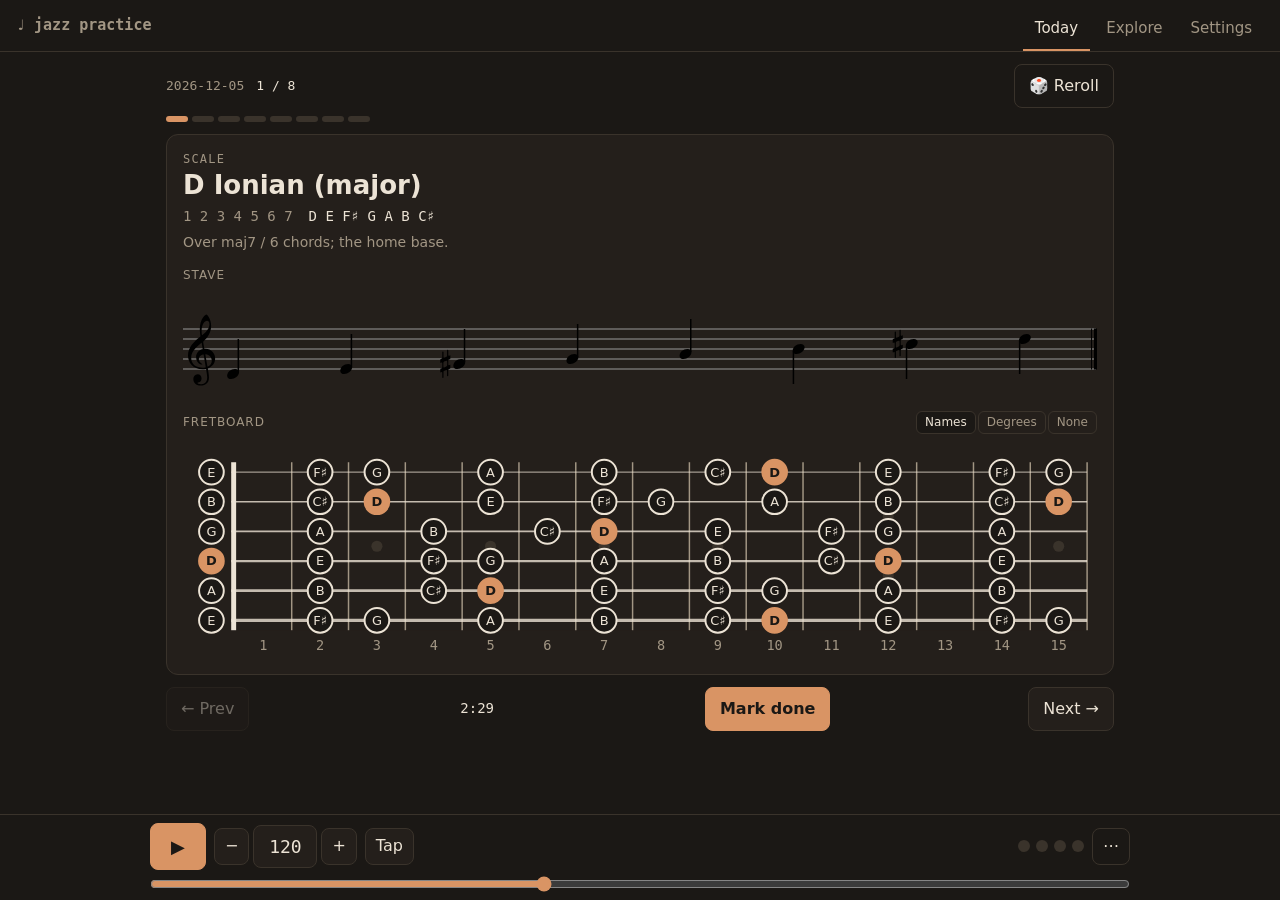
<file: index.html>
<!DOCTYPE html>
<!--
  Jazz guitar practice app. Static, no build step. See PLAN.md.
  Vendored libs: Tonal 6.4.3 (lib/tonal.min.js), VexFlow 4.2.5 (lib/vexflow.js).
-->
<html lang="en" data-theme="dark">
<head>
  <meta charset="utf-8">
  <meta name="viewport" content="width=device-width, initial-scale=1, viewport-fit=cover">
  <meta name="theme-color" content="#1b1815">
  <title>Jazz practice</title>
  <link rel="icon" type="image/png" href="./icon.png">
  <link rel="apple-touch-icon" href="./icon.png">
  <link rel="stylesheet" href="./style.css?v=1">
  <script src="./lib/tonal.min.js"></script>
  <script src="./lib/vexflow.js"></script>
</head>
<body>
  <header class="topbar">
    <h1 class="brand">♩ jazz practice</h1>
    <nav class="tabs" role="tablist">
      <button class="tab is-active" data-view="today" role="tab">Today</button>
      <button class="tab" data-view="explore" role="tab">Explore</button>
      <button class="tab" data-view="settings" role="tab">Settings</button>
    </nav>
  </header>

  <main id="main">
    <section id="view-today" class="view is-active" data-view="today">
      <div class="session-bar">
        <div class="session-meta">
          <span id="session-date"></span>
          <span id="session-progress" class="progress"></span>
        </div>
        <div class="session-actions">
          <button id="btn-reroll" class="btn btn-ghost" title="Reroll today's session">🎲 Reroll</button>
        </div>
      </div>
      <div id="session-overview" class="overview"></div>
      <div id="today-card" class="card-slot"></div>
      <div class="nav-row">
        <button id="btn-prev" class="btn">← Prev</button>
        <div id="block-timer" class="timer" title="Suggested time for this block"></div>
        <button id="btn-done" class="btn btn-accent">✓ Done</button>
        <button id="btn-next" class="btn">Next →</button>
      </div>
    </section>

    <section id="view-explore" class="view" data-view="explore">
      <div class="explore-controls">
        <div class="field">
          <label>Root</label>
          <div id="explore-roots" class="chip-row"></div>
        </div>
        <div class="field">
          <label>Type</label>
          <div class="seg" id="explore-kind">
            <button data-kind="scale" class="is-active">Scale</button>
            <button data-kind="arpeggio">Arpeggio</button>
            <button data-kind="progression">Progression</button>
            <button data-kind="voicing">Voicings</button>
          </div>
        </div>
        <div class="field">
          <label id="explore-item-label">Scale</label>
          <select id="explore-item"></select>
        </div>
      </div>
      <div id="explore-card" class="card-slot"></div>
    </section>

    <section id="view-settings" class="view" data-view="settings">
      <div id="settings-root"></div>
    </section>
  </main>

  <footer id="metronome" class="metro">
    <div class="metro-row">
      <button id="metro-toggle" class="btn btn-accent metro-play" title="Start/stop (Space)">▶</button>
      <div class="metro-bpm">
        <button id="metro-minus" class="btn btn-sm" title="−1 BPM (↓)">−</button>
        <input id="metro-bpm" type="number" min="40" max="240" value="120" inputmode="numeric">
        <button id="metro-plus" class="btn btn-sm" title="+1 BPM (↑)">+</button>
      </div>
      <button id="metro-tap" class="btn btn-sm" title="Tap tempo (T)">Tap</button>
      <div id="metro-dots" class="metro-dots" aria-hidden="true"></div>
      <button id="metro-more" class="btn btn-sm btn-ghost" title="Metronome options">⋯</button>
    </div>
    <input id="metro-slider" type="range" min="40" max="240" value="120" class="metro-slider">
    <div id="metro-options" class="metro-options" hidden>
      <div class="field-inline">
        <label>Time</label>
        <div class="seg" id="metro-timesig">
          <button data-val="4" class="is-active">4/4</button>
          <button data-val="3">3/4</button>
        </div>
      </div>
      <div class="field-inline">
        <label>Click</label>
        <div class="seg" id="metro-mode">
          <button data-val="all" class="is-active">All beats</button>
          <button data-val="24">2 &amp; 4</button>
        </div>
      </div>
      <div class="field-inline">
        <label><input type="checkbox" id="metro-accent" checked> Accent beat 1</label>
      </div>
      <div class="field-inline">
        <label>Drop-out</label>
        <div class="seg" id="metro-dropout">
          <button data-val="0" class="is-active">Off</button>
          <button data-val="2">2 on / 2 off</button>
          <button data-val="4">4 on / 4 off</button>
        </div>
      </div>
    </div>
  </footer>

  <script type="module" src="./js/main.js?v=1"></script>
</body>
</html>
</file>
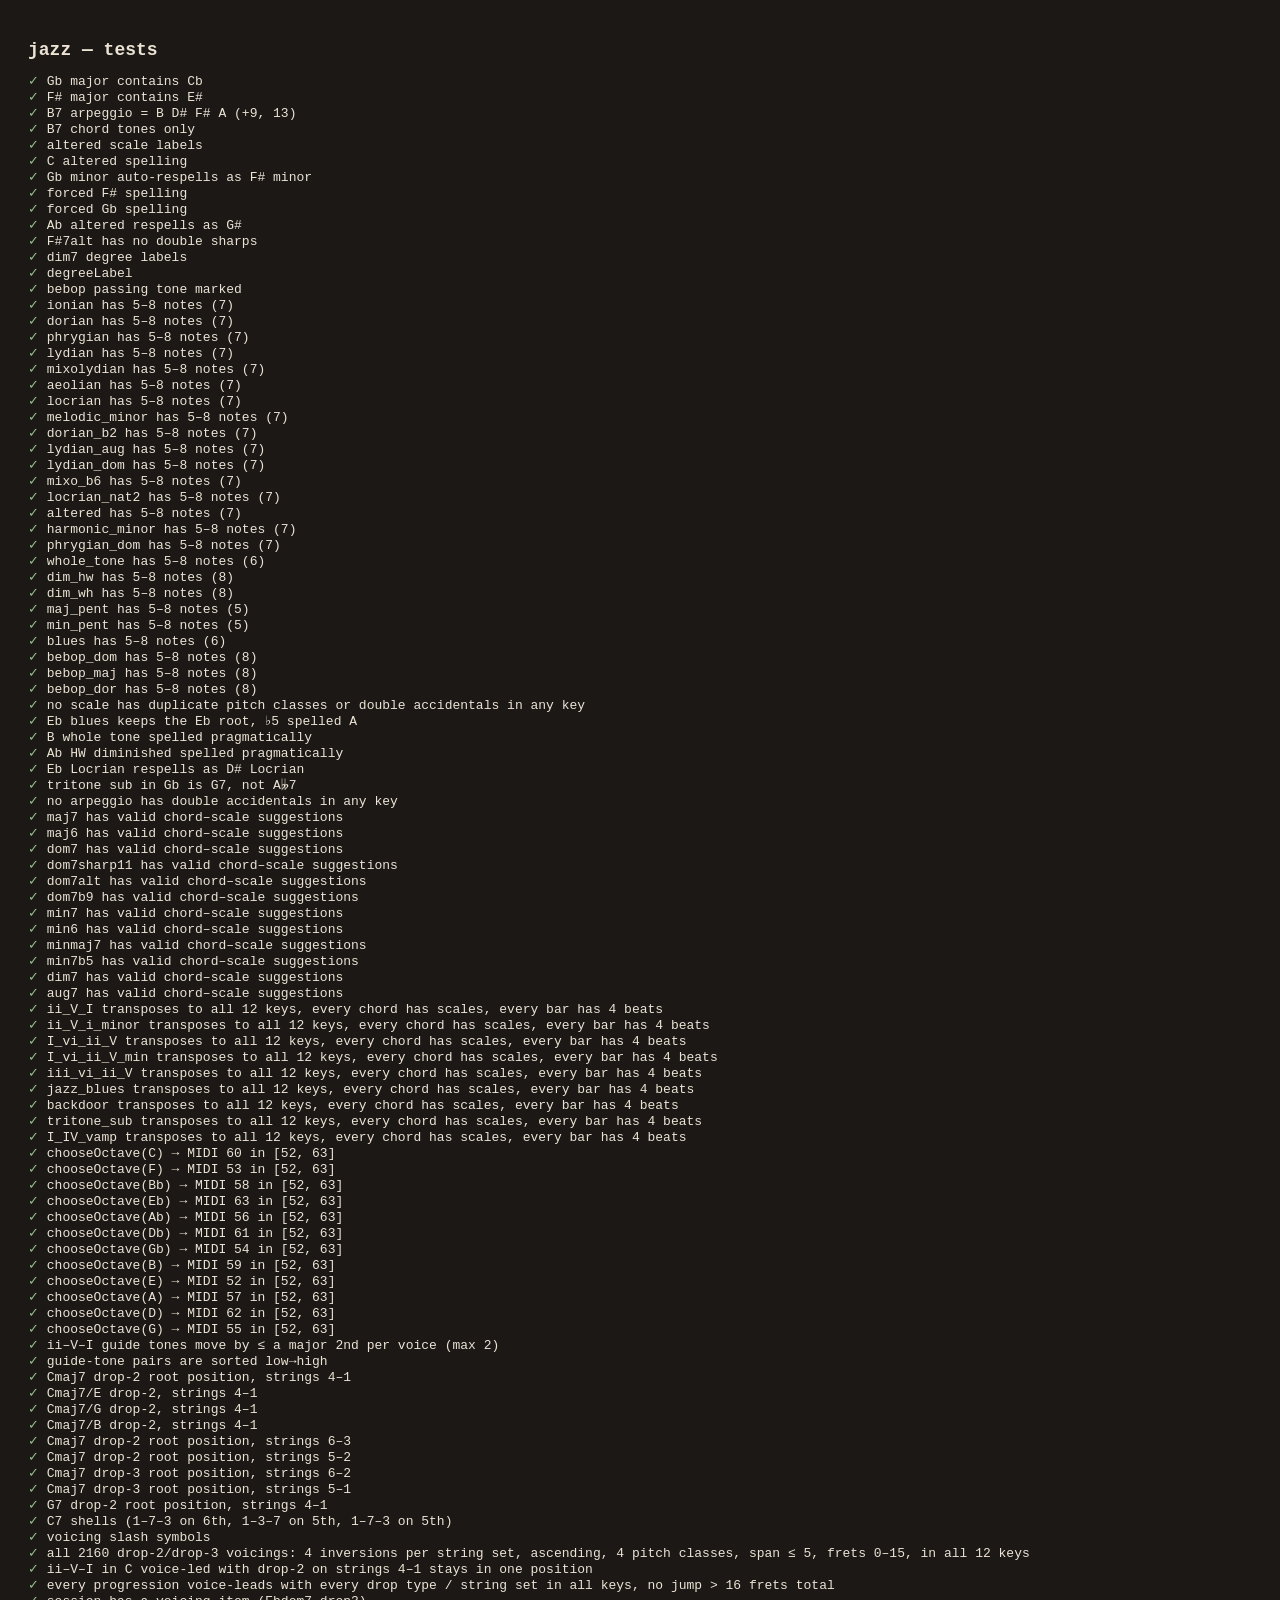
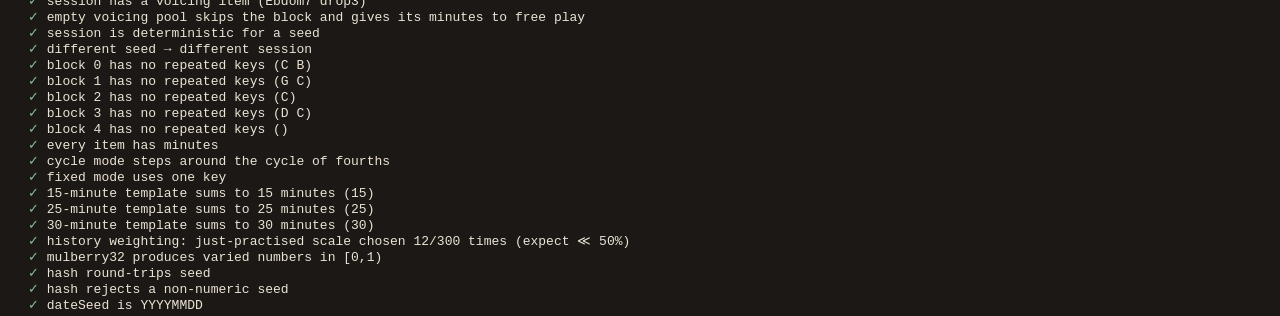
<file: tests/test.html>
<!DOCTYPE html>
<html lang="en">
<head>
  <meta charset="utf-8">
  <title>jazz — tests</title>
  <style>
    body { font-family: ui-monospace, monospace; background: #1b1815; color: #ece3d5; padding: 20px; }
    .pass { color: #8fbf8f; } .fail { color: #e07a6a; font-weight: bold; }
    h1 { font-size: 18px; } pre { white-space: pre-wrap; }
  </style>
  <script src="../lib/tonal.min.js"></script>
</head>
<body>
  <h1>jazz — tests</h1>
  <pre id="out"></pre>
  <script type="module">
    import { ROOTS, SCALES, CHORDS, PROGRESSIONS, DEFAULT_SETTINGS, scaleById } from "../js/catalogue.js";
    import { spellScale, spellChord, transposeProgression, voiceLeadGuideTones, chooseOctave, degreeLabel, resolveRoot, midiOf, chordVoicings, voiceLeadVoicings, VOICING_TYPES, VOICING_CHORD_IDS, OPEN_STRINGS } from "../js/theory.js";
    import { generateSession, mulberry32, encodeHash, decodeHash, dateSeed } from "../js/session.js";
    import { nextBeatTimes } from "../js/metronome.js";
    import { lastPractisedMap, stats } from "../js/storage.js";

    const out = document.getElementById("out");
    let pass = 0, fail = 0;
    function assert(cond, msg) {
      if (cond) { pass++; out.innerHTML += `<span class="pass">✓</span> ${msg}\n`; }
      else { fail++; out.innerHTML += `<span class="fail">✗ ${msg}</span>\n`; console.error("FAIL:", msg); }
    }
    const names = (r) => r.notes.map((n) => n.name).join(" ");

    // ---- spelling ----
    assert(names(spellScale("Gb", "ionian")).includes("Cb"), "Gb major contains Cb");
    assert(names(spellScale("F#", "ionian")).includes("E#"), "F# major contains E#");
    assert(names(spellChord("B", "dom7")) === "B D# F# A C# G#", "B7 arpeggio = B D# F# A (+9, 13)");
    assert(names(spellChord("B", "dom7", { extensions: false })) === "B D# F# A", "B7 chord tones only");
    assert(spellScale("C", "altered").formula === "1 ♭9 ♯9 3 ♭5 ♭13 ♭7", "altered scale labels");
    assert(names(spellScale("C", "altered")) === "C Db Eb E Gb Ab Bb", "C altered spelling");
    assert(names(spellScale("Gb", "aeolian")) === "F# G# A B C# D E", "Gb minor auto-respells as F# minor");
    assert(names(spellScale("Gb", "ionian", { gbSpelling: "F#" })).startsWith("F#"), "forced F# spelling");
    assert(names(spellScale("F#", "ionian", { gbSpelling: "Gb" })).startsWith("Gb"), "forced Gb spelling");
    assert(resolveRoot("Ab", "1P 2m 3m 3M 5d 6m 7m") === "G#", "Ab altered respells as G#");
    assert(!/##/.test(names(spellChord("F#", "dom7alt"))), "F#7alt has no double sharps");
    assert(spellChord("C", "dim7").formula === "R ♭3 ♭5 ♭♭7", "dim7 degree labels");
    assert(degreeLabel("4A") === "♯4" && degreeLabel("9m") === "♭9" && degreeLabel("10m") === "♯9" && degreeLabel("13m") === "♭13", "degreeLabel");
    assert(spellScale("C", "bebop_dom").notes[7].passing === true, "bebop passing tone marked");

    // ---- catalogue integrity ----
    for (const s of SCALES) {
      const n = s.intervals.split(" ").length;
      assert(n >= 5 && n <= 8, `${s.id} has 5–8 notes (${n})`);
      for (const r of ROOTS) {
        const sp = spellScale(r, s.id);
        const chromas = new Set(sp.notes.map((x) => x.chroma));
        if (chromas.size !== sp.notes.length) assert(false, `${r} ${s.id} has duplicate pitch classes`);
        if (sp.notes.some((x) => /##|bb/.test(x.name))) assert(false, `${sp.title} has a double accidental: ${names(sp)}`);
        if (sp.notes.some((x, i) => i > 0 && x.midi <= sp.notes[i - 1].midi)) assert(false, `${sp.title} is not ascending: ${names(sp)}`);
      }
    }
    assert(true, "no scale has duplicate pitch classes or double accidentals in any key");
    assert(names(spellScale("Eb", "blues")) === "Eb Gb Ab A Bb Db", "Eb blues keeps the Eb root, ♭5 spelled A");
    assert(names(spellScale("B", "whole_tone")) === "B C# D# F G A", "B whole tone spelled pragmatically");
    assert(names(spellScale("Ab", "dim_hw")) === "Ab A B C D Eb F Gb", "Ab HW diminished spelled pragmatically");
    assert(names(spellScale("Eb", "locrian")) === "D# E F# G# A B C#", "Eb Locrian respells as D# Locrian");
    assert(transposeProgression("tritone_sub", "Gb").chords[1].symbol === "G7", "tritone sub in Gb is G7, not A𝄫7");
    for (const c of CHORDS) for (const r of ROOTS) {
      const sp = spellChord(r, c.id);
      if (sp.notes.some((x) => /##|bb/.test(x.name))) assert(false, `${sp.title} has a double accidental: ${names(sp)}`);
    }
    assert(true, "no arpeggio has double accidentals in any key");
    for (const c of CHORDS) {
      assert(c.scales.length >= 1 && c.scales.every(scaleById), `${c.id} has valid chord–scale suggestions`);
    }
    for (const p of PROGRESSIONS) {
      let ok = true;
      for (const r of ROOTS) {
        try {
          const t = transposeProgression(p.id, r);
          for (const c of t.chords) if (!c.scales.length || !c.scales.every(scaleById)) ok = false;
          for (const c of t.chords) if (/##|bb/.test(c.root)) ok = false;
          const beats = t.bars.map((b) => b.reduce((n, c) => n + c.beats, 0));
          if (beats.some((b) => b !== 4)) ok = false;
        } catch (e) { ok = false; console.error(e); }
      }
      assert(ok, `${p.id} transposes to all 12 keys, every chord has scales, every bar has 4 beats`);
    }

    // ---- octave / ranges ----
    for (const r of ROOTS) {
      const m = midiOf(r + chooseOctave(r));
      assert(m >= 52 && m <= 63, `chooseOctave(${r}) → MIDI ${m} in [52, 63]`);
    }

    // ---- voice leading ----
    const t = transposeProgression("ii_V_I", "C");
    const led = voiceLeadGuideTones(t.chords.map((c) => c.guide));
    let maxMove = 0;
    for (let i = 1; i < led.length; i++) {
      for (let v = 0; v < 2; v++) maxMove = Math.max(maxMove, Math.abs(midiOf(led[i][v]) - midiOf(led[i - 1][v])));
    }
    assert(maxMove <= 2, `ii–V–I guide tones move by ≤ a major 2nd per voice (max ${maxMove})`);
    assert(led.every((p) => midiOf(p[0]) < midiOf(p[1])), "guide-tone pairs are sorted low→high");

    // ---- chord voicings ----
    const grip = (v) => { const a = ["x", "x", "x", "x", "x", "x"]; v.strings.forEach((st, i) => (a[st] = v.frets[i])); return a.join(" "); };
    const findInv = (r, setIdx, inv) => r.sets[setIdx].voicings.find((v) => v.inversion === inv);
    const cd2 = chordVoicings("C", "maj7", "drop2");
    assert(grip(findInv(cd2, 2, 0)) === "x x 10 12 12 12", "Cmaj7 drop-2 root position, strings 4–1");
    assert(grip(findInv(cd2, 2, 1)) === "x x 2 4 1 3", "Cmaj7/E drop-2, strings 4–1");
    assert(grip(findInv(cd2, 2, 2)) === "x x 5 5 5 7", "Cmaj7/G drop-2, strings 4–1");
    assert(grip(findInv(cd2, 2, 3)) === "x x 9 9 8 8", "Cmaj7/B drop-2, strings 4–1");
    assert(grip(findInv(cd2, 0, 0)) === "8 10 9 9 x x", "Cmaj7 drop-2 root position, strings 6–3");
    assert(grip(findInv(cd2, 1, 0)) === "x 3 5 4 5 x", "Cmaj7 drop-2 root position, strings 5–2");
    const cd3 = chordVoicings("C", "maj7", "drop3");
    assert(grip(findInv(cd3, 0, 0)) === "8 x 9 9 8 x", "Cmaj7 drop-3 root position, strings 6–2");
    assert(grip(findInv(cd3, 1, 0)) === "x 3 x 4 5 3", "Cmaj7 drop-3 root position, strings 5–1");
    const g7 = chordVoicings("G", "dom7", "drop2");
    assert(grip(findInv(g7, 2, 0)) === "x x 5 7 6 7", "G7 drop-2 root position, strings 4–1");
    const sh = chordVoicings("C", "dom7", "shell");
    assert(sh.sets.map((x) => grip(x.voicings[0])).join(" | ") === "8 x 8 9 x x | x 3 2 3 x x | x 3 x 3 5 x", "C7 shells (1–7–3 on 6th, 1–3–7 on 5th, 1–7–3 on 5th)");
    assert(findInv(cd2, 2, 1).symbol === "Cmaj7/E" && findInv(cd2, 2, 0).symbol === "Cmaj7", "voicing slash symbols");
    {
      let ok = true, n = 0;
      for (const r of ROOTS) for (const id of VOICING_CHORD_IDS) for (const t of ["drop2", "drop3"]) {
        const res = chordVoicings(r, id, t);
        for (const set of res.sets) {
          if (set.voicings.length !== 4) { ok = false; console.error("missing inversion", r, id, t, set.label, set.voicings.length); }
          for (const v of set.voicings) {
            n++;
            const asc = v.midis.every((m, i) => i === 0 || m > v.midis[i - 1]);
            const pcs = new Set(v.midis.map((m) => m % 12));
            const fretted = v.frets.filter((f) => f > 0);
            const span = fretted.length ? Math.max(...fretted) - Math.min(...fretted) : 0;
            const onString = v.frets.every((f, i) => OPEN_STRINGS[v.strings[i]] + f === v.midis[i]);
            if (!asc || pcs.size !== 4 || span > 5 || !onString || v.frets.some((f) => f < 0 || f > 15)) { ok = false; console.error("bad voicing", r, id, t, grip(v)); }
          }
        }
      }
      assert(ok, `all ${n} drop-2/drop-3 voicings: 4 inversions per string set, ascending, 4 pitch classes, span ≤ 5, frets 0–15, in all 12 keys`);
    }
    {
      const led = voiceLeadVoicings(transposeProgression("ii_V_I", "C").chords, "drop2", [2, 3, 4, 5]);
      assert(led.map(grip).join(" | ") === "x x 7 7 6 8 | x x 5 7 6 7 | x x 5 5 5 7 | x x 5 5 5 5", "ii–V–I in C voice-led with drop-2 on strings 4–1 stays in one position");
      let ok = true;
      for (const p of PROGRESSIONS) for (const r of ROOTS) for (const t of VOICING_TYPES.filter((t) => t.sets.length)) for (const st of t.sets) {
        const ch = transposeProgression(p.id, r).chords;
        const v = voiceLeadVoicings(ch, t.id, st);
        if (v.length !== ch.length) { ok = false; console.error("voice leading gap", p.id, r, t.id, st); }
        for (let i = 1; i < v.length; i++) {
          const mv = v[i].frets.reduce((s2, f, k) => s2 + Math.abs(f - v[i - 1].frets[k]), 0);
          if (mv > 16) { ok = false; console.error("big jump", p.id, r, t.id, st, grip(v[i - 1]), grip(v[i])); }
        }
      }
      assert(ok, "every progression voice-leads with every drop type / string set in all keys, no jump > 16 frets total");
    }
    {
      const s = generateSession({ seed: 3, settings: DEFAULT_SETTINGS });
      const v = s.items.find((i) => i.type === "voicing");
      assert(v && VOICING_CHORD_IDS.includes(v.id) && ["drop2", "drop3", "shell"].includes(v.voicing) && v.key, `session has a voicing item (${v && v.key}${v && v.id} ${v && v.voicing})`);
      const s2 = generateSession({ seed: 3, settings: { ...DEFAULT_SETTINGS, voicingPool: [] } });
      const free = s2.items.find((i) => i.type === "free");
      assert(!s2.items.some((i) => i.type === "voicing") && free.minutes === 9, "empty voicing pool skips the block and gives its minutes to free play");
    }

    // ---- session generator ----
    const a = generateSession({ seed: 20260921, settings: DEFAULT_SETTINGS });
    const b = generateSession({ seed: 20260921, settings: DEFAULT_SETTINGS });
    assert(JSON.stringify(a.items) === JSON.stringify(b.items), "session is deterministic for a seed");
    const c = generateSession({ seed: 20260922, settings: DEFAULT_SETTINGS });
    assert(JSON.stringify(a.items) !== JSON.stringify(c.items), "different seed → different session");
    for (const blockIdx of new Set(a.items.map((i) => i.block))) {
      const keys = a.items.filter((i) => i.block === blockIdx && i.key).map((i) => i.key);
      assert(new Set(keys).size === keys.length, `block ${blockIdx} has no repeated keys (${keys.join(" ")})`);
    }
    assert(a.items.every((i) => i.type === "free" || i.minutes > 0), "every item has minutes");
    const cyc = generateSession({ seed: 1, settings: { ...DEFAULT_SETTINGS, keyMode: "cycle" } });
    const ck = cyc.items.filter((i) => i.key).map((i) => ROOTS.indexOf(i.key));
    assert(ck.every((k, i) => i === 0 || k === (ck[i - 1] + 1) % 12), "cycle mode steps around the cycle of fourths");
    const fx = generateSession({ seed: 1, settings: { ...DEFAULT_SETTINGS, keyMode: "fixed", fixedKey: "Eb" } });
    assert(fx.items.filter((i) => i.key).every((i) => i.key === "Eb"), "fixed mode uses one key");
    for (const len of [15, 25, 30]) {
      const s = generateSession({ seed: 7, settings: { ...DEFAULT_SETTINGS, sessionLength: len } });
      const mins = s.items.reduce((n, i) => n + (i.minutes || 0), 0);
      assert(Math.abs(mins - len) < 0.01, `${len}-minute template sums to ${len} minutes (${mins})`);
    }
    // weighting: an item practised today should be picked less often than one never practised
    {
      const lastMap = { "scale:ionian": "2026-09-21", "scale:ionian@C": "2026-09-21" };
      let ion = 0, N = 300;
      for (let i = 0; i < N; i++) {
        const s = generateSession({ seed: i, settings: { ...DEFAULT_SETTINGS, scalePool: ["ionian", "dorian"], sessionLength: 15 }, lastMap, today: "2026-09-21" });
        if (s.items.find((it) => it.type === "scale").id === "ionian") ion++;
      }
      assert(ion < N * 0.15, `history weighting: just-practised scale chosen ${ion}/${N} times (expect ≪ 50%)`);
    }
    const rng = mulberry32(42);
    const seq = [rng(), rng(), rng()];
    assert(seq.every((x) => x >= 0 && x < 1) && new Set(seq).size === 3, "mulberry32 produces varied numbers in [0,1)");
    assert(decodeHash(encodeHash({ seed: 123, length: 15 })).seed === 123, "hash round-trips seed");
    assert(decodeHash("#s=abc&l=25").seed === undefined, "hash rejects a non-numeric seed");
    assert(dateSeed(new Date(2026, 8, 21)) === 20260921, "dateSeed is YYYYMMDD");

    // ---- metronome helper ----
    const bt = nextBeatTimes(1, 120, 4);
    assert(bt.join(",") === "1,1.5,2,2.5", "nextBeatTimes at 120 bpm");

    // ---- storage helpers ----
    const hist = [
      { date: "2026-09-19", items: [{ type: "scale", id: "dorian", key: "Bb" }] },
      { date: "2026-09-20", items: [{ type: "scale", id: "dorian", key: "F" }, { type: "arpeggio", id: "maj7", key: "C" }] },
    ];
    const lm = lastPractisedMap(hist);
    assert(lm["scale:dorian"] === "2026-09-20" && lm["scale:dorian@Bb"] === "2026-09-19", "lastPractisedMap");
    const st = stats(hist, "2026-09-21");
    assert(st.streak === 2 && st.total === 3 && st.last21 === 2, `stats: streak ${st.streak}, total ${st.total}, last21 ${st.last21}`);

    out.innerHTML += `\n<b>${pass} passed, ${fail} failed</b>\n`;
    document.title = (fail ? "✗ " : "✓ ") + document.title;
    console.log(`${pass} passed, ${fail} failed`);
  </script>
</body>
</html>
</file>
<file: style.css>
/* Jazz practice app. Palette borrowed from sambowyer.github.io/_sass/_theme.scss;
   dark is the default here because practice rooms are dim. */

:root {
  --bg: #1b1815;
  --bg-2: #241f1b;
  --fg: #ece3d5;
  --muted: #a29684;
  --rule: #ece3d5;
  --rule-soft: #3a332b;
  --accent: #d99464;
  --accent-fg: #1b1815;
  --mark: #4d411f;
  --second: #8fb3c9;   /* chord tones on the fretboard */
  --ok: #8fbf8f;
  --mono: ui-monospace, SFMono-Regular, "SF Mono", "JetBrains Mono", "IBM Plex Mono",
          "Roboto Mono", "DejaVu Sans Mono", Menlo, Consolas, monospace;
  --sans: system-ui, -apple-system, "Segoe UI", Roboto, "Helvetica Neue", Arial, sans-serif;
  --metro-h: 96px;
  --stave-fg: #ffffff;
}
:root[data-theme="light"] {
  --bg: #faf6ee;
  --bg-2: #f1ebdf;
  --fg: #2b2620;
  --muted: #7d7263;
  --rule: #2b2620;
  --rule-soft: #ded4c2;
  --accent: #8a4b2a;
  --accent-fg: #faf6ee;
  --mark: #f6e6a8;
  --second: #3e6f8c;
  --ok: #3f7d3f;
  --stave-fg: #2b2620;
}

* { box-sizing: border-box; }
html { -webkit-text-size-adjust: 100%; }
body {
  margin: 0;
  background: var(--bg);
  color: var(--fg);
  font-family: var(--sans);
  font-size: 16px;
  line-height: 1.4;
  padding-bottom: calc(var(--metro-h) + env(safe-area-inset-bottom));
  overflow-x: hidden;
}
button, input, select { font: inherit; color: inherit; }
a { color: var(--accent); }
h1, h2, h3 { font-weight: 600; margin: 0; }
[hidden] { display: none !important; }

/* ---------- header / tabs ---------- */
.topbar {
  display: flex; align-items: center; justify-content: space-between; gap: 12px;
  padding: 10px 16px 0;
  border-bottom: 1px solid var(--rule-soft);
}
.brand { font-size: 15px; font-family: var(--mono); color: var(--muted); padding-bottom: 10px; white-space: nowrap; }
.tabs { display: flex; gap: 4px; }
.tab {
  background: none; border: none; border-bottom: 2px solid transparent;
  padding: 8px 12px 10px; cursor: pointer; color: var(--muted); font-size: 15px;
}
.tab.is-active { color: var(--fg); border-bottom-color: var(--accent); }
.tab:hover { color: var(--fg); }

/* ---------- views ---------- */
main { max-width: 980px; margin: 0 auto; padding: 12px 16px; }
.view { display: none; }
.view.is-active { display: block; }

.session-bar { display: flex; align-items: center; justify-content: space-between; gap: 8px; margin-bottom: 8px; }
.session-meta { display: flex; gap: 12px; align-items: baseline; color: var(--muted); font-family: var(--mono); font-size: 13px; }
.progress { color: var(--fg); }

.overview { display: flex; gap: 4px; flex-wrap: wrap; margin-bottom: 12px; }
.overview .dot {
  width: 22px; height: 6px; border-radius: 3px; background: var(--rule-soft); cursor: pointer; border: none; padding: 0;
}
.overview .dot.is-current { background: var(--accent); }
.overview .dot.is-done { background: var(--ok); }
.overview .dot.is-done.is-current { background: var(--accent); box-shadow: 0 0 0 2px var(--ok); }

.nav-row { display: flex; align-items: center; justify-content: space-between; gap: 8px; margin-top: 12px; }
.timer { font-family: var(--mono); color: var(--muted); font-size: 14px; min-width: 60px; text-align: center; cursor: pointer; user-select: none; }
.timer.is-running { color: var(--fg); }
.timer.is-over { color: var(--accent); }

/* ---------- buttons / controls ---------- */
.btn {
  background: var(--bg-2); border: 1px solid var(--rule-soft); color: var(--fg);
  border-radius: 8px; padding: 10px 14px; cursor: pointer; min-height: 44px;
  touch-action: manipulation; user-select: none; -webkit-user-select: none;
}
.btn:hover { border-color: var(--muted); }
.btn:active { transform: translateY(1px); }
.btn:disabled { opacity: .4; cursor: default; }
.btn-accent { background: var(--accent); color: var(--accent-fg); border-color: var(--accent); font-weight: 600; }
.btn-ghost { background: transparent; }
.btn-sm { padding: 6px 10px; min-height: 36px; }
.btn.is-done { background: var(--ok); color: var(--accent-fg); border-color: var(--ok); }

.seg { display: inline-flex; border: 1px solid var(--rule-soft); border-radius: 8px; overflow: hidden; }
.seg button {
  background: transparent; border: none; padding: 8px 12px; cursor: pointer; color: var(--muted); min-height: 36px;
  border-right: 1px solid var(--rule-soft);
}
.seg button:last-child { border-right: none; }
.seg button.is-active { background: var(--bg-2); color: var(--fg); }

select {
  background: var(--bg-2); border: 1px solid var(--rule-soft); border-radius: 8px; padding: 10px 12px; min-height: 44px;
  width: 100%; max-width: 420px;
}
input[type="number"] {
  background: var(--bg-2); border: 1px solid var(--rule-soft); border-radius: 8px; padding: 8px; text-align: center;
}
input[type="checkbox"] { width: 18px; height: 18px; vertical-align: -3px; accent-color: var(--accent); }
input[type="range"] { accent-color: var(--accent); }

.field { margin-bottom: 12px; }
.field > label { display: block; font-size: 12px; text-transform: uppercase; letter-spacing: .08em; color: var(--muted); margin-bottom: 6px; }
.field-inline { display: flex; align-items: center; gap: 10px; }
.field-inline > label { color: var(--muted); font-size: 13px; }

.chip-row { display: flex; flex-wrap: wrap; gap: 6px; }
.chip {
  background: var(--bg-2); border: 1px solid var(--rule-soft); border-radius: 999px; padding: 6px 12px; cursor: pointer;
  font-family: var(--mono); font-size: 14px; min-height: 36px; color: var(--fg);
}
.chip.is-soft { color: var(--muted); }
.chip.is-active { background: var(--accent); color: var(--accent-fg); border-color: var(--accent); }
.chip:hover { border-color: var(--muted); }

/* ---------- exercise card ---------- */
.card {
  background: var(--bg-2); border: 1px solid var(--rule-soft); border-radius: 12px; padding: 16px;
}
.card-head { display: flex; align-items: baseline; justify-content: space-between; gap: 12px; flex-wrap: wrap; }
.card-kind { font-family: var(--mono); font-size: 12px; text-transform: uppercase; letter-spacing: .1em; color: var(--muted); }
.card-title { font-size: 26px; line-height: 1.2; margin: 2px 0 6px; }
.card-sub { font-family: var(--mono); font-size: 14px; color: var(--muted); display: flex; gap: 16px; flex-wrap: wrap; }
.card-sub b { color: var(--fg); font-weight: 500; }
.card-note { color: var(--muted); font-size: 14px; margin-top: 6px; }
.card-section { margin-top: 14px; }
.card-section-title { font-size: 12px; text-transform: uppercase; letter-spacing: .08em; color: var(--muted); margin-bottom: 6px; display: flex; justify-content: space-between; align-items: center; }
.stave { width: 100%; overflow: hidden; }
.stave svg { display: block; max-width: 100%; }
.fretboard { width: 100%; overflow-x: auto; }
.fretboard svg { display: block; width: 100%; height: auto; }
.chord-list { display: grid; grid-template-columns: repeat(auto-fill, minmax(200px, 1fr)); gap: 8px; }
.chord-item { border: 1px solid var(--rule-soft); border-radius: 8px; padding: 8px 10px; cursor: pointer; }
.chord-item.is-active { border-color: var(--accent); }
.chord-item .sym { font-size: 18px; }
.chord-item .num { font-family: var(--mono); color: var(--muted); font-size: 12px; margin-left: 6px; }
.chord-item .scales { font-size: 13px; color: var(--muted); margin-top: 2px; }
.chord-item .scales b { color: var(--fg); font-weight: 500; }
.chord-boxes { display: flex; flex-wrap: wrap; gap: 6px; }
.chord-box { background: none; border: 1px solid transparent; border-radius: 8px; padding: 4px 2px 0; cursor: pointer; color: var(--fg); }
.chord-box:hover { border-color: var(--rule-soft); }
.chord-box.is-active { border-color: var(--accent); background: var(--bg); }
.chord-box svg { display: block; width: 110px; height: auto; }
.chord-box-cap { font-size: 12px; text-align: center; white-space: nowrap; margin-bottom: 2px; font-weight: 500; }
.voicing-controls { display: flex; flex-wrap: wrap; gap: 8px; margin: 6px 0 8px; }
.free-play { text-align: center; padding: 40px 0; color: var(--muted); }
.free-play h2 { color: var(--fg); margin-bottom: 8px; }

.mini-seg { display: inline-flex; gap: 2px; }
.mini-seg button { background: none; border: 1px solid var(--rule-soft); color: var(--muted); border-radius: 6px; padding: 2px 8px; font-size: 12px; cursor: pointer; }
.mini-seg button.is-active { color: var(--fg); background: var(--bg); }

/* ---------- settings ---------- */
.settings-group { margin-bottom: 22px; }
.settings-group h2 { font-size: 14px; text-transform: uppercase; letter-spacing: .08em; color: var(--muted); margin-bottom: 10px; padding-bottom: 6px; border-bottom: 1px solid var(--rule-soft); }
.settings-row { display: flex; align-items: center; justify-content: space-between; gap: 12px; padding: 8px 0; }
.settings-row label { display: flex; align-items: center; gap: 8px; }
.pool-grid { display: grid; grid-template-columns: repeat(auto-fill, minmax(190px, 1fr)); gap: 4px 12px; }
.pool-grid label { display: flex; align-items: center; gap: 8px; padding: 6px 0; font-size: 15px; cursor: pointer; }
.pool-grid .grp { grid-column: 1 / -1; font-size: 12px; color: var(--muted); text-transform: uppercase; letter-spacing: .08em; margin-top: 8px; }
.stats { font-family: var(--mono); color: var(--muted); font-size: 14px; }
.stats b { color: var(--fg); font-weight: 500; }

/* ---------- metronome bar ---------- */
.metro {
  position: fixed; left: 0; right: 0; bottom: 0; z-index: 10;
  background: var(--bg); border-top: 1px solid var(--rule-soft);
  padding: 8px 12px calc(8px + env(safe-area-inset-bottom));
}
.metro-row { display: flex; align-items: center; gap: 8px; max-width: 980px; margin: 0 auto; }
.metro-play { width: 56px; min-width: 56px; font-size: 18px; }
.metro-play.is-running { background: var(--fg); border-color: var(--fg); }
.metro-bpm { display: flex; align-items: center; gap: 4px; }
.metro-bpm input { width: 64px; font-family: var(--mono); font-size: 18px; min-height: 40px; }
.metro-bpm input::-webkit-outer-spin-button, .metro-bpm input::-webkit-inner-spin-button { -webkit-appearance: none; }
.metro-bpm input[type=number] { -moz-appearance: textfield; }
.metro-dots { display: flex; gap: 6px; margin-left: auto; }
.metro-dots span { width: 12px; height: 12px; border-radius: 50%; background: var(--rule-soft); transition: background .05s; }
.metro-dots span.is-on { background: var(--accent); }
.metro-dots span.is-on.is-accent { background: var(--fg); }
.metro-dots span.is-muted { opacity: .35; }
.metro-slider { display: block; width: 100%; max-width: 980px; margin: 6px auto 0; }
.metro-options { display: flex; flex-wrap: wrap; gap: 14px; max-width: 980px; margin: 8px auto 0; padding-top: 8px; border-top: 1px solid var(--rule-soft); }

/* ---------- small screens ---------- */
@media (max-width: 480px) {
  .topbar { padding: 6px 12px 0; }
  .brand { display: none; }
  .tabs { width: 100%; justify-content: space-around; }
  main { padding: 10px 12px; }
  .card { padding: 12px; }
  .card-title { font-size: 22px; }
  .metro-bpm input { width: 54px; }
  .metro-play { width: 48px; min-width: 48px; }
  .metro-dots { gap: 4px; }
  .metro-dots span { width: 10px; height: 10px; }
  .btn { padding: 10px 12px; }
  .btn-sm { padding: 6px 8px; }
  .nav-row .btn { padding: 10px 10px; }
  .chord-boxes { gap: 2px; }
  .chord-box { padding: 2px 0 0; max-width: 80px; }
  .chord-box svg { width: 76px; }
  .chord-box-cap { font-size: 10px; overflow: hidden; text-overflow: ellipsis; }
  body { --metro-h: 108px; }
}
@media (max-width: 400px) {
  #metro-minus, #metro-plus { display: none; }
}
</file>
